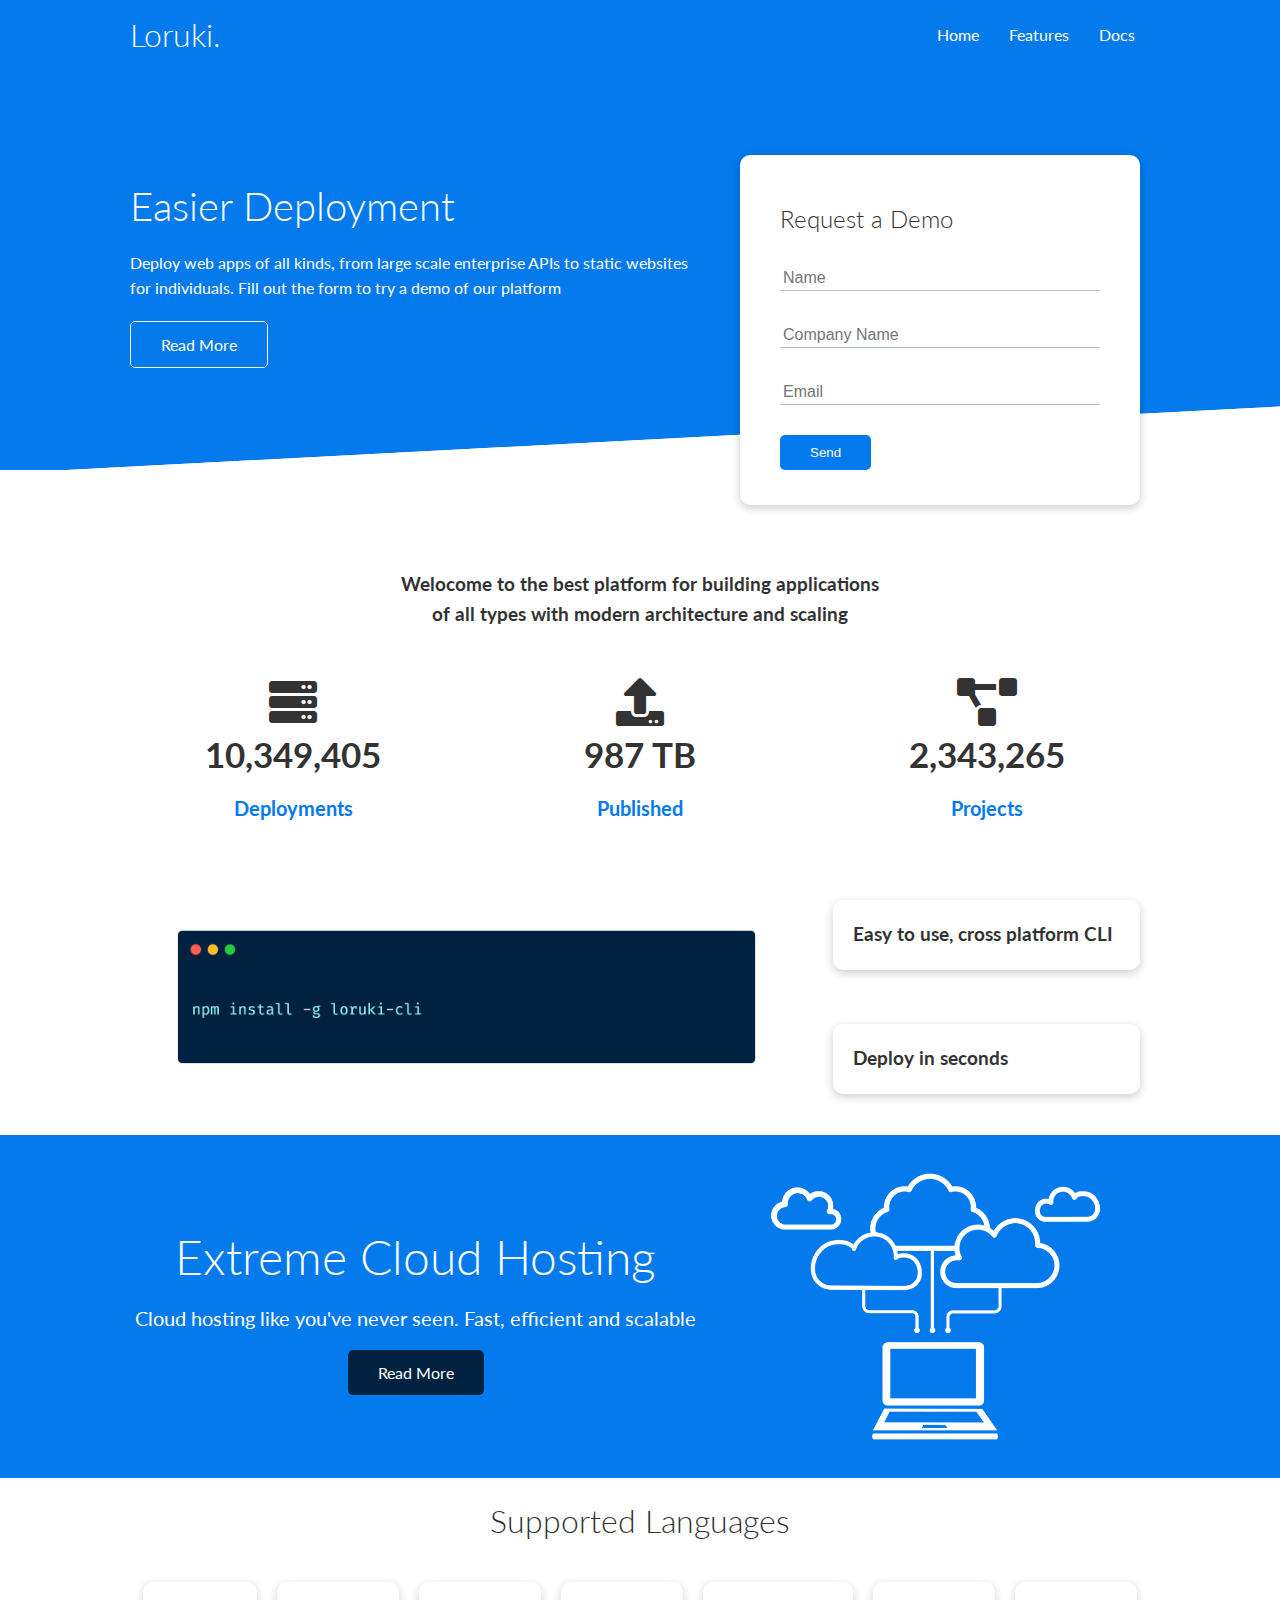
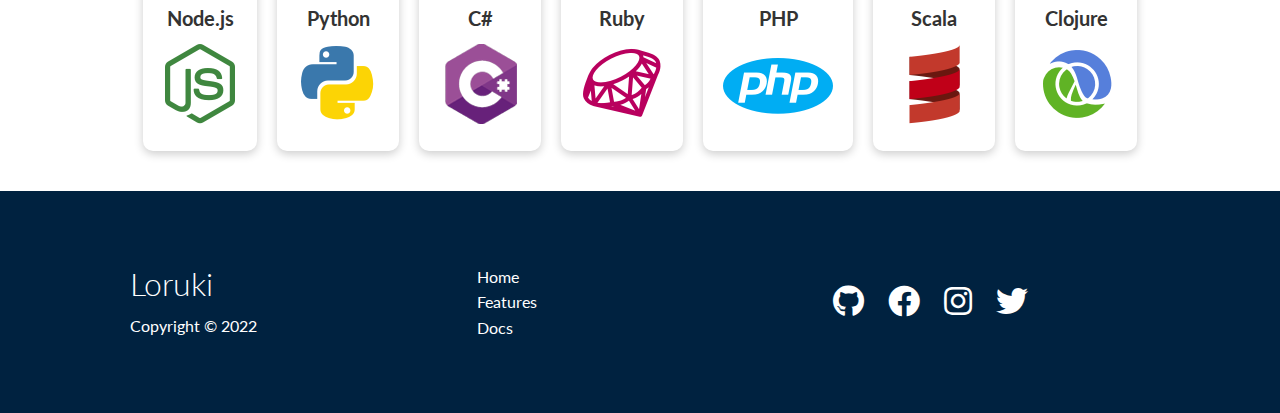
<file: index.html>
<!DOCTYPE html>
<html lang="en">
<head>
    <meta charset="UTF-8">
    <meta http-equiv="X-UA-Compatible" content="IE=edge">
    <meta name="viewport" content="width=device-width, initial-scale=1.0">

    <!-- Font Awesome -->
    <link 
        rel="stylesheet" href="https://cdnjs.cloudflare.com/ajax/libs/font-awesome/5.15.4/css/all.min.css" 
        integrity="sha512-1ycn6IcaQQ40/MKBW2W4Rhis/DbILU74C1vSrLJxCq57o941Ym01SwNsOMqvEBFlcgUa6xLiPY/NS5R+E6ztJQ==" 
        crossorigin="anonymous" referrerpolicy="no-referrer" 
    />
    <!-- Favicon -->
    <link rel="shortcut icon" href="images/favicon.png" type="image/x-icon" alt="favicon">
    <!-- CSS -->
    <link rel="stylesheet" href="css/utilities.css">
    <link rel="stylesheet" href="css/style.css">

    <title>Loruki | Cloud Hosting For Everyone</title>
</head>
<body>
    <!-- Navbar -->
    <div class="navbar">
        <div class="container flex">
            <h1 class="logo">Loruki.</h1>
            <nav>
                <ul>
                    <li>
                        <a href="index.html">Home</a>
                    </li>
                    <li>
                        <a href="features.html">Features</a>
                    </li>
                    <li>
                        <a href="docs.html">Docs</a>
                    </li>
                </ul>
            </nav>
        </div>
    </div>

    <!-- Showcase -->
    <section class="showcase">
        <div class="container grid">
            <div class="showcase-text">
                <h1>Easier Deployment</h1>
                <p>
                    Deploy web apps of all kinds, from large scale 
                    enterprise APIs to static websites for individuals.
                    Fill out the form to try a demo of our platform
                </p>
                <a href="features.html" class="btn btn-outline">
                    Read More
                </a>
            </div>

            <div class="showcase-form card">
                <h2>Request a Demo</h2>
                <form>
                    <div class="form-control">
                        <input type="text" name="name" placeholder="Name" required>
                    </div>
                    <div class="form-control">
                        <input type="text" name="company" placeholder="Company Name" required>
                    </div>
                    <div class="form-control">
                        <input type="email" name="email" placeholder="Email" required>
                    </div>
                    <input type="submit" value="Send" class="btn btn-primary">
                </form>
            </div>
        </div>
    </section>

    <!-- Stats -->
    <section class="stats">
        <div class="container">
            <h3 class="stats-heading text-center my-1">
                Welocome to the best platform for building applications
                of all types with modern architecture and scaling
            </h3>

            <div class="grid grid-3 text-center my-4">
                <div>
                    <i class="fas fa-server fa-3x"></i>
                    <h3>10,349,405</h3>
                    <p class="text-secondary">Deployments</p>
                </div>
                <div>
                    <i class="fas fa-upload fa-3x"></i>
                    <h3>987 TB</h3>
                    <p class="text-secondary">Published</p>
                </div>
                <div>
                    <i class="fas fa-project-diagram fa-3x"></i>
                    <h3>2,343,265</h3>
                    <p class="text-secondary">Projects</p>
                </div>
            </div>
        </div>
    </section>

    <!-- Cli -->
    <section class="cli">
        <div class="container grid">
            <img src="images/cli.png" alt="Easy to use, cross platform CLI">
            <div class="card">
                <h3>Easy to use, cross platform CLI</h3>
            </div>
            <div class="card">
                <h3>Deploy in seconds</h3>
            </div>
        </div>
    </section>

    <!-- Cloud -->
    <section class="cloud bg-primary my-2 py-2">
        <div class="container grid">
            <div class="text-center">
                <h2 class="lg">Extreme Cloud Hosting</h2>
                <p class="lead my-1">
                    Cloud hosting like you've never seen. Fast, efficient
                    and scalable
                </p>
                <a href="features.html" class="btn btn-dark">Read More</a>
            </div>
            <img src="images/cloud.png" alt="Extreme Cloud Hosting">
        </div>
    </section>

    <!-- Languages -->
    <section class="languages">
        <h2 class="md text-center my-2">
            Supported Languages
        </h2>
        <div class="container flex">
            <div class="card">
                <h4>Node.js</h4>
                <img src="images/logos/node.png" alt="Node.js">
            </div>
            <div class="card">
                <h4>Python</h4>
                <img src="images/logos/python.png" alt="Python">
            </div>
            <div class="card">
                <h4>C#</h4>
                <img src="images/logos/csharp.png" alt="C#">
            </div>
            <div class="card">
                <h4>Ruby</h4>
                <img src="images/logos/ruby.png" alt="Ruby">
            </div>
            <div class="card">
                <h4>PHP</h4>
                <img src="images/logos/php.png" alt="PHP">
            </div>
            <div class="card">
                <h4>Scala</h4>
                <img src="images/logos/scala.png" alt="Scala">
            </div>
            <div class="card">
                <h4>Clojure</h4>
                <img src="images/logos/clojure.png" alt="Clojure">
            </div>
        </div>
    </section>

    <!-- Footer -->
    <footer class="footer bg-dark py-5">
        <div class="container grid grid-3">
            <div>
                <h1>Loruki</h1>
                <p>Copyright &copy; 2022</p>
            </div>
            <nav>
                <ul>
                    <li>
                        <a href="index.html">Home</a>
                    </li>
                    <li>
                        <a href="features.html">Features</a>
                    </li>
                    <li>
                        <a href="docs.html">Docs</a>
                    </li>
                </ul>
            </nav>
            <div class="social">
                <a href="#"><i class="fab fa-github fa-2x"></i></a>
                <a href="#"><i class="fab fa-facebook fa-2x"></i></a>
                <a href="#"><i class="fab fa-instagram fa-2x"></i></a>
                <a href="#"><i class="fab fa-twitter fa-2x"></i></a>
            </div>
        </div>
    </footer>
</body>
</html>
</file>
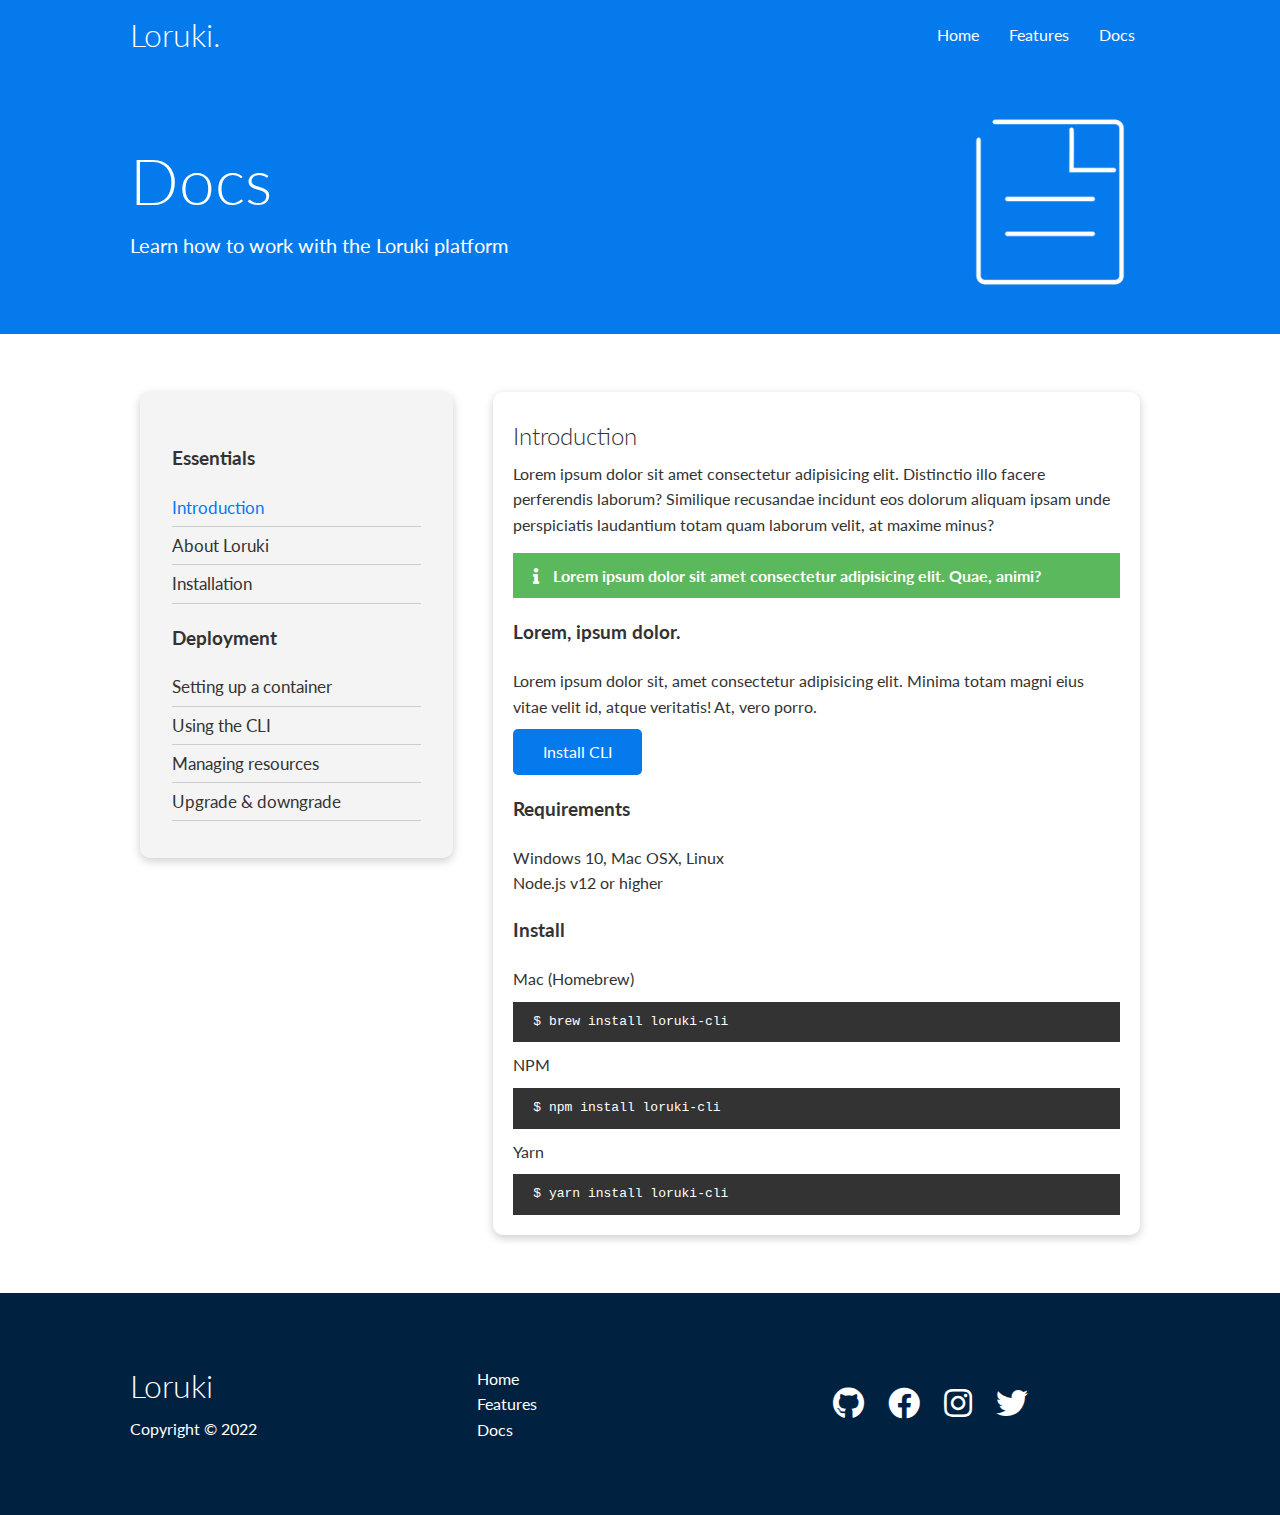
<file: docs.html>
<!DOCTYPE html>
<html lang="en">
<head>
    <meta charset="UTF-8">
    <meta http-equiv="X-UA-Compatible" content="IE=edge">
    <meta name="viewport" content="width=device-width, initial-scale=1.0">

    <!-- Font Awesome -->
    <link 
        rel="stylesheet" href="https://cdnjs.cloudflare.com/ajax/libs/font-awesome/5.15.4/css/all.min.css" 
        integrity="sha512-1ycn6IcaQQ40/MKBW2W4Rhis/DbILU74C1vSrLJxCq57o941Ym01SwNsOMqvEBFlcgUa6xLiPY/NS5R+E6ztJQ==" 
        crossorigin="anonymous" referrerpolicy="no-referrer" 
    />
    <!-- Favicon -->
    <link rel="shortcut icon" href="images/favicon.png" type="image/x-icon" alt="favicon">
    <!-- CSS -->
    <link rel="stylesheet" href="css/utilities.css">
    <link rel="stylesheet" href="css/style.css">

    <title>Loruki | Cloud Hosting For Everyone</title>
</head>
<body>
    <!-- Navbar -->
    <div class="navbar">
        <div class="container flex">
            <h1 class="logo">Loruki.</h1>
            <nav>
                <ul>
                    <li>
                        <a href="index.html">Home</a>
                    </li>
                    <li>
                        <a href="features.html">Features</a>
                    </li>
                    <li>
                        <a href="docs.html">Docs</a>
                    </li>
                </ul>
            </nav>
        </div>
    </div>

    <!-- Head -->
    <section class="docs-head bg-primary py-3">
        <div class="container grid">
            <div>
                <h1 class="xl">Docs</h1>
                <p class="lead">
                    Learn how to work with the Loruki platform
                </p>
            </div>
            <img src="images/docs.png" alt="Docs">
        </div>
    </section>

    <!-- Docs Main -->
    <section class="docs-main my-4">
        <div class="container grid">
            <div class="card bg-light p-3">
                <h3 class="my-2">Essentials</h3>
                <nav>
                    <ul>
                        <li><a class="text-primary" href="#">Introduction</a></li>
                        <li><a href="#">About Loruki</a></li>
                        <li><a href="#">Installation</a></li>
                    </ul>
                </nav>

                <h3 class="my-2">Deployment</h3>
                <nav>
                    <ul>
                        <li><a href="#">Setting up a container</a></li>
							<li><a href="#">Using the CLI</a></li>
							<li><a href="#">Managing resources</a></li>
							<li><a href="#">Upgrade & downgrade</a></li>
                    </ul>
                </nav>
            </div>
            <div class="card">
                <h2>Introduction</h2>
                <p>Lorem ipsum dolor sit amet consectetur adipisicing elit. Distinctio illo facere perferendis laborum? Similique recusandae incidunt eos dolorum aliquam ipsam unde perspiciatis laudantium totam quam laborum velit, at maxime minus?</p>

                <div class="alert alert-success">
                    <i class="fas fa-info"></i> Lorem ipsum dolor sit amet consectetur adipisicing elit. Quae, animi?
                </div>

                <h3>Lorem, ipsum dolor.</h3>
                <p>Lorem ipsum dolor sit, amet consectetur adipisicing elit. Minima totam magni eius vitae velit id, atque veritatis! At, vero porro.</p>
                <a href="#" class="btn btn-primary">Install CLI</a>

                <h3>Requirements</h3>
                <ul>
                    <li>Windows 10, Mac OSX, Linux</li>
                    <li>Node.js v12 or higher</li>
                </ul>

                <h3>Install</h3>
                <p>Mac (Homebrew)</p>
                <pre><code>$ brew install loruki-cli</code></pre>
                <p>NPM</p>
                <pre><code>$ npm install loruki-cli</code></pre>
                <p>Yarn</p>
                <pre><code>$ yarn install loruki-cli</code></pre>

            </div>
        </div>
    </section>

    <!-- Footer -->
    <footer class="footer bg-dark py-5">
        <div class="container grid grid-3">
            <div>
                <h1>Loruki</h1>
                <p>Copyright &copy; 2022</p>
            </div>
            <nav>
                <ul>
                    <li>
                        <a href="index.html">Home</a>
                    </li>
                    <li>
                        <a href="features.html">Features</a>
                    </li>
                    <li>
                        <a href="docs.html">Docs</a>
                    </li>
                </ul>
            </nav>
            <div class="social">
                <a href="#"><i class="fab fa-github fa-2x"></i></a>
                <a href="#"><i class="fab fa-facebook fa-2x"></i></a>
                <a href="#"><i class="fab fa-instagram fa-2x"></i></a>
                <a href="#"><i class="fab fa-twitter fa-2x"></i></a>
            </div>
        </div>
    </footer>
</body>
</html>
</file>
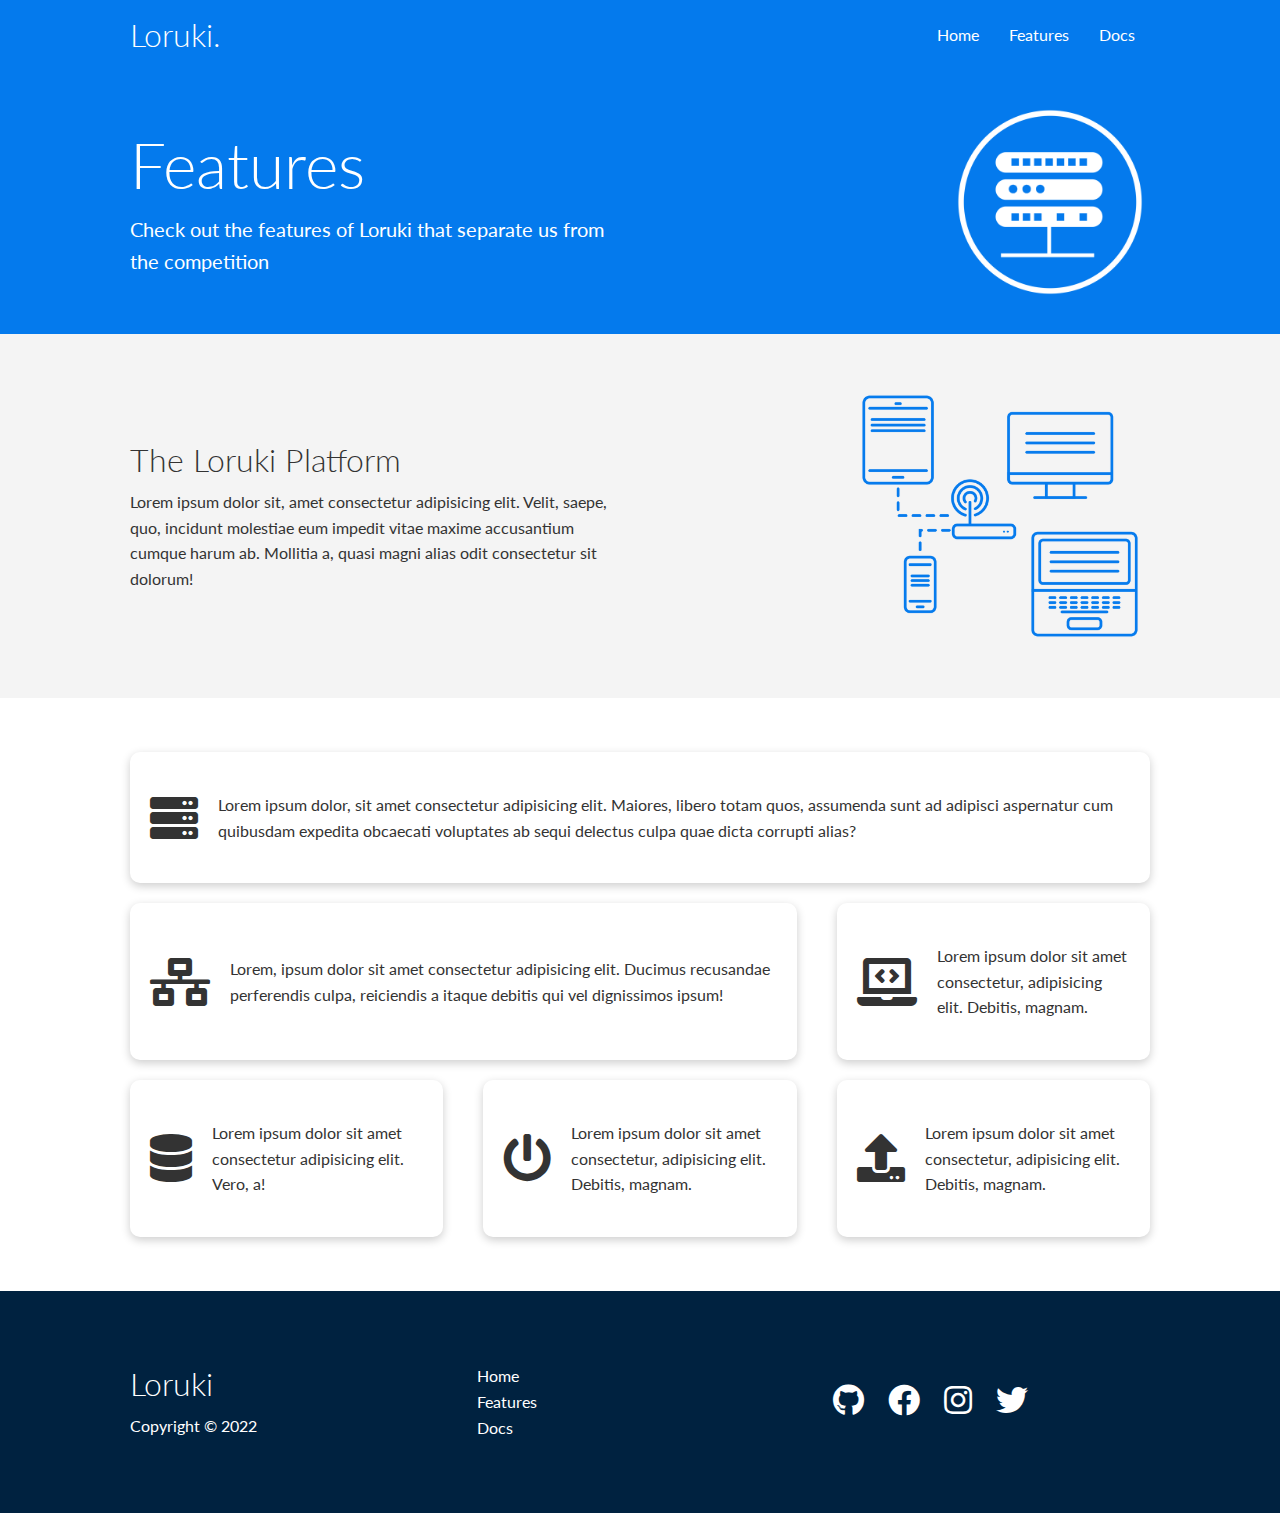
<file: features.html>
<!DOCTYPE html>
<html lang="en">
<head>
    <meta charset="UTF-8">
    <meta http-equiv="X-UA-Compatible" content="IE=edge">
    <meta name="viewport" content="width=device-width, initial-scale=1.0">

    <!-- Font Awesome -->
    <link 
        rel="stylesheet" href="https://cdnjs.cloudflare.com/ajax/libs/font-awesome/5.15.4/css/all.min.css" 
        integrity="sha512-1ycn6IcaQQ40/MKBW2W4Rhis/DbILU74C1vSrLJxCq57o941Ym01SwNsOMqvEBFlcgUa6xLiPY/NS5R+E6ztJQ==" 
        crossorigin="anonymous" referrerpolicy="no-referrer" 
    />
    <!-- Favicon -->
    <link rel="shortcut icon" href="images/favicon.png" type="image/x-icon" alt="favicon">
    <!-- CSS -->
    <link rel="stylesheet" href="css/utilities.css">
    <link rel="stylesheet" href="css/style.css">

    <title>Loruki | Cloud Hosting For Everyone</title>
</head>
<body>
    <!-- Navbar -->
    <div class="navbar">
        <div class="container flex">
            <h1 class="logo">Loruki.</h1>
            <nav>
                <ul>
                    <li>
                        <a href="index.html">Home</a>
                    </li>
                    <li>
                        <a href="features.html">Features</a>
                    </li>
                    <li>
                        <a href="docs.html">Docs</a>
                    </li>
                </ul>
            </nav>
        </div>
    </div>

    <!-- Head -->
    <section class="features-head bg-primary py-3">
        <div class="container grid">
            <div>
                <h1 class="xl">Features</h1>
                <p class="lead">
                    Check out the features of Loruki that separate us from
                    the competition
                </p>
            </div>
            <img src="images/server.png" alt="Server">
        </div>
    </section>

    <!-- Sub Head -->
    <section class="features-sub-head bg-light py-3">
        <div class="container grid">
            <div>
                <h1 class="md">The Loruki Platform</h1>
                <p>
                    Lorem ipsum dolor sit, amet consectetur adipisicing
                    elit. Velit, saepe, quo, incidunt molestiae eum impedit
                    vitae maxime accusantium cumque harum ab. Mollitia a,
                    quasi magni alias odit consectetur sit dolorum!
                </p>
            </div>
            <img src="images/server2.png" alt="Server2">
        </div>
    </section>

    <!-- Features Main -->
    <section class="features-main my-2">
        <div class="container grid grid-3">
            <div class="card flex">
                <i class="fas fa-server fa-3x"></i>
                <p>
                    Lorem ipsum dolor, sit amet consectetur adipisicing
                    elit. Maiores, libero totam quos, assumenda sunt ad
                    adipisci aspernatur cum quibusdam expedita obcaecati
                    voluptates ab sequi delectus culpa quae dicta corrupti
                    alias?
                </p>
            </div>
            <div class="card flex">
                <i class="fas fa-network-wired fa-3x"></i>
                <p>
                    Lorem, ipsum dolor sit amet consectetur adipisicing
                    elit. Ducimus recusandae perferendis culpa, reiciendis
                    a itaque debitis qui vel dignissimos ipsum!
                </p>
            </div>
            <div class="card flex">
                <i class="fas fa-laptop-code fa-3x"></i>
                <p>
                    Lorem ipsum dolor sit amet consectetur, adipisicing
                    elit. Debitis, magnam.
                </p>
            </div>
            <div class="card flex">
                <i class="fas fa-database fa-3x"></i>
                <p>
                    Lorem ipsum dolor sit amet consectetur adipisicing
                    elit. Vero, a!
                </p>
            </div>
            <div class="card flex">
                <i class="fas fa-power-off fa-3x"></i>
                <p>
                    Lorem ipsum dolor sit amet consectetur, adipisicing
                    elit. Debitis, magnam.
                </p>
            </div>
            <div class="card flex">
                <i class="fas fa-upload fa-3x"></i>
                <p>
                    Lorem ipsum dolor sit amet consectetur, adipisicing
                    elit. Debitis, magnam.
                </p>
            </div>
        </div>
    </section>

    <!-- Footer -->
    <footer class="footer bg-dark py-5">
        <div class="container grid grid-3">
            <div>
                <h1>Loruki</h1>
                <p>Copyright &copy; 2022</p>
            </div>
            <nav>
                <ul>
                    <li>
                        <a href="index.html">Home</a>
                    </li>
                    <li>
                        <a href="features.html">Features</a>
                    </li>
                    <li>
                        <a href="docs.html">Docs</a>
                    </li>
                </ul>
            </nav>
            <div class="social">
                <a href="#"><i class="fab fa-github fa-2x"></i></a>
                <a href="#"><i class="fab fa-facebook fa-2x"></i></a>
                <a href="#"><i class="fab fa-instagram fa-2x"></i></a>
                <a href="#"><i class="fab fa-twitter fa-2x"></i></a>
            </div>
        </div>
    </footer>
</body>
</html>
</file>
<file: css/utilities.css>
.container {
    max-width: 1100px;
    margin: 0 auto;
    overflow: auto;
    padding: 0 40px;
}

.card {
    background-color: #fff;
    color: #333;
    border-radius: 10px;
    box-shadow: 0 3px 10px rgba(0, 0, 0, 0.2);
    padding: 20px;
    margin: 10px;
}

.btn {
    display: inline-block;
    padding: 10px 30px;
    cursor: pointer;
    background: var(--primary-color);
    color: #fff;
    border: none;
    border-radius: 5px;
}

.btn-outline {
    background-color: transparent;
    border: 1px #fff solid;
}

.btn:hover {
    transform: scale(0.98);
}

/* Backgrounds & colored buttons */
.bg-primary, 
.btn-primary {
    background-color: var(--primary-color);
    color: #fff;
}

.bg-secondary, 
.btn-secondary {
    background-color: var(--secondary-color);
    color: #fff;
}

.bg-dark, 
.btn-dark {
    background-color: var(--dark-color);
    color: #fff;
}

.bg-light, 
.btn-light {
    background-color: var(--light-color);
    color: #333;
}

.bg-primary a,
.btn-primary a,
.bg-secondary a,
.btn-secondary a,
.bg-dark a,
.btn-dark a {
    color: #fff;
}

/* Text colors */
.text-primary {
    color: var(--primary-color);
}

.text-secondary {
    color: var(--secondary-color);
}

.text-dark {
    color: var(--dark-color);
}

.text-light {
    color: var(--light-color);
}

/* Text sizes */
.lead {
    font-size: 20px;
}

.sm {
    font-size: 1rem;
}

.md {
    font-size: 2rem;
}

.lg {
    font-size: 3rem;
}

.xl {
    font-size: 4rem;
}

.text-center {
    text-align: center;
}

/* Alert */
.alert {
    background-color: var(--light-color);
    padding: 10px 20px;
    font-weight: bold;
    margin: 15px 0;
}

.alert i {
    margin-right: 10px;
}

.alert-success {
    background-color: var(--success-color);
    color: #fff;
}

.flex {
    display: flex;
    justify-content: center;
    align-items: center;
    height: 100%;
}

.grid {
    display: grid;
    grid-template-columns: repeat(2, 1fr);
    gap: 20px;
    justify-content: center;
    align-items: center;
    height: 100%;
}

.grid-3 {
    grid-template-columns: repeat(3, 1fr);
}

/* Margin */
.my-1 {
    margin: 1rem 0;
}

.my-2 {
    margin: 1.5rem 0;
}

.my-3 {
    margin: 2rem 0;
}

.my-4 {
    margin: 3rem 0;
}

.my-5 {
    margin: 4rem 0;
}

.m-1 {
    margin: 1rem;
}

.m-2 {
    margin: 1.5rem;
}

.m-3 {
    margin: 2rem;
}

.m-4 {
    margin: 3rem;
}

.m-5 {
    margin: 4rem;
}

/* Padding */
.py-1 {
    padding: 1rem 0;
}

.py-2 {
    padding: 1.5rem 0;
}

.py-3 {
    padding: 2rem 0;
}

.py-4 {
    padding: 3rem 0;
}

.py-5 {
    padding: 4rem 0;
}

.p-1 {
    padding: 1rem;
}

.p-2 {
    padding: 1.5rem;
}

.p-3 {
    padding: 2rem;
}

.p-4 {
    padding: 3rem;
}

.p-5 {
    padding: 4rem;
}
</file>
<file: css/style.css>
@import url('https://fonts.googleapis.com/css2?family=Lato:wght@300&display=swap');

:root {
    --primary-color: #047aed;
    --secondary-color: #1c3fa8;
    --dark-color: #002240;
    --light-color: #f4f4f4;
    --success-color: #5cb85c;
    --error-color: #d9534f;
}

* {
    box-sizing: border-box;
    padding: 0;
    margin: 0;
}

body {
    font-family: 'Lato', sans-serif;
    color: #333;
    line-height: 1.6;
}

ul {
    list-style-type: none;
}

a {
    text-decoration: none;
    color: #333;
}

h1,
h2 {
    font-weight: 300;
    line-height: 1.2;
    margin: 10px 0;
}

p {
    margin: 10px 0;
}

img {
    width: 100%;
}

code,
pre {
    background-color: #333;
    color: #fff;
    padding: 10px;
}

/* Navbar */
.navbar {
    background-color: var(--primary-color);
    color: #fff;
    height: 70px;
}

.navbar ul {
    display: flex;
}

.navbar a {
    color: #fff;
    padding: 10px;
    margin: 0 5px;
}

.navbar a:hover {
    border-bottom: 2px #fff solid;
}

.navbar .flex {
    justify-content: space-between;
}

/* Showcase */
.showcase {
    height: 400px;
    background-color: var(--primary-color);
    color: #fff;
    position: relative;
}

.showcase h1 {
    font-size: 40px;
}

.showcase p {
    margin: 20px 0;
}

.showcase .grid {
    overflow: visible;
    grid-template-columns: auto auto;
    gap: 30px;
}

.showcase-text {
    animation: slideInFromLeft 1s ease-in;
}

.showcase-form {
    position: relative;
    top: 60px;
    height: 350px;
    width: 400px;
    padding: 40px;
    z-index: 100;
    justify-self: flex-end;
    animation: slideInFromRight 1s ease-in;
}

.showcase-form .form-control {
    margin: 30px 0;
}

.showcase-form input[type='text'],
.showcase-form input[type='email'] {
    border: 0;
    border-bottom: 1px solid #b4becb;
    width: 100%;
    padding: 3px;
    font-size: 16px;
}

.showcase-form input:focus {
    outline: none;
}

.showcase::before,
.showcase::after {
    content: '';
    position: absolute;
    height: 100px;
    bottom: -70px;
    right: 0;
    left: 0;
    background: #fff;
    transform: skewY(-3deg);
    -webkit-transform: skewY(-3deg);
    -moz-transform: skewY(-3deg);
    -ms-transform: skewY(-3deg);
}

/* Stats */
.stats {
    padding-top: 100px;
    animation: slideInFromBottom 1s ease-in;
}

.stats-heading {
    max-width: 500px;
    margin: auto;
}

.stats .grid h3 {
    font-size: 35px;
}

.stats .grid p {
    font-size: 20px;
    font-weight: bold;
    color: var(--primary-color);
}

/* Cli */
.cli .grid {
    grid-template-columns: repeat(3, 1fr);
    grid-template-rows: repeat(2. 1fr);
}

.cli .grid > *:first-child {
    grid-column: 1 / span 2;
    grid-row: 1 / span 2;
}

/* Cloud */
.cloud .grid {
    grid-template-columns: 4fr 3fr;
}

/* Languages */
.languages .flex {
    flex-wrap: wrap;
}
.languages .card {
    text-align: center;
    margin: 18px 10px 40px;
    transition: transform 0.2s ease-in;
}

.languages .card:hover {
    transform: translateY(-15px);
}

.languages .card h4 {
    font-size: 20px;
    margin-bottom: 10px;
}

/* Features */
.features-head img,
.docs-head img {
    width: 200px;
    justify-self: flex-end;
}

.features-sub-head img {
    width: 300px;
    justify-self: flex-end;
}

.features-main .card > i {
    margin-right: 20px;
}

.features-main .grid {
    padding: 30px;
}

.features-main .grid > *:first-child {
    grid-column: 1 / span 3;
}

.features-main .grid > *:nth-child(2) {
    grid-column: 1 / span 2;
}

/* Docs */
.docs-main h3 {
    margin: 20px 0;
}

.docs-main a:hover {
    font-weight: bold;
}

.docs-main .grid {
    grid-template-columns: 1fr 2fr;
    align-items: flex-start;
}

.docs-main nav li {
    font-size: 17px;
    padding-bottom: 5px;
    margin-bottom: 5px;
    border-bottom: 1px solid #ccc;
}

/* Footer */
.footer .social a {
    margin: 0 10px;
}

/* Animations */
@keyframes slideInFromLeft {
    0% {
        transform: translateX(-100%);
    }

    100% {
        transform: translateX(0);
    }
}

@keyframes slideInFromRight {
    0% {
        transform: translateX(100%);
    }

    100% {
        transform: translateX(0);
    }
}

@keyframes slideInFromTop {
    0% {
        transform: translateY(-100%);
    }

    100% {
        transform: translateY(0);
    }
}

@keyframes slideInFromBottom {
    0% {
        transform: translateY(100%);
    }

    100% {
        transform: translateY(0);
    }
}

/* Tablets and under */
@media(max-width: 768px) {
    .grid,
    .showcase .grid,
    .stats .grid, 
    .cli .grid, 
    .cloud, .grid, 
    .features-main .grid,
    .docs-main .grid {
        grid-template-columns: 1fr;
        grid-template-rows: 1fr;
    }

    .showcase {
        height: auto;
    }

    .showcase-text {
        text-align: center;
        margin-top: 40px;
        animation: slideInFromTop 1s ease-in;
    }

    .showcase-form {
        justify-self: center;
        margin: auto;
        animation: slideInFromBottom 1s ease-in;
    }

    .cli .grid > *:first-child {
        grid-column: 1;
        grid-row: 1;
    }

    .features-head,
    .features-sub-head,
    .docs-head {
        text-align: center;
    }

    .features-head img,
    .features-sub-head img,
    .docs-head img {
        justify-self: center;
    }

    .features-main .grid > *:first-child,
    .features-main .grid > *:nth-child(2) {
        grid-column: 1;
    }
}

/* Mobile */
@media(max-width: 500px) {
    .navbar {
        height: 110px;
    }

    .navbar .flex {
        flex-direction: column;
    }

    .navbar ul {
        padding: 10px;
        background-color: rgba(0, 0, 0, 0.1);
    }
}
</file>
